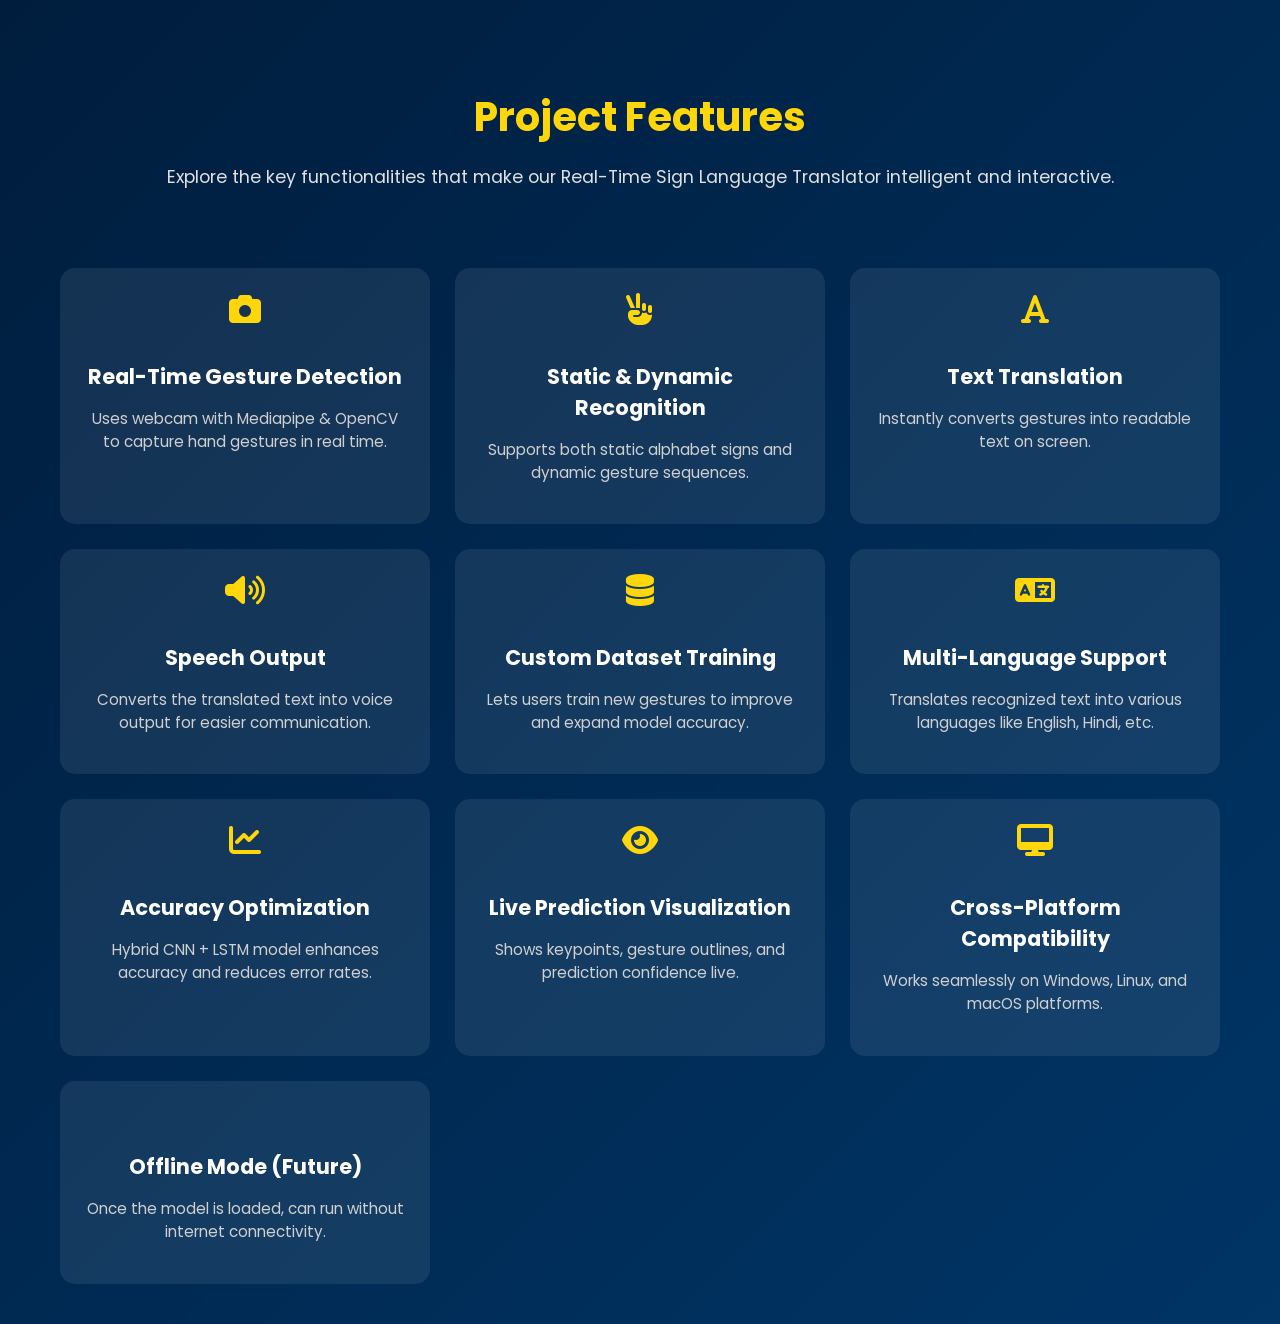
<file: CoreProject/templates/features_section.html>
<!DOCTYPE html>
<html lang="en">
<head>
  <meta charset="UTF-8">
  <meta name="viewport" content="width=device-width, initial-scale=1.0">
  <title>Features | Real-Time Sign Language Translator</title>
  <link href="https://fonts.googleapis.com/css2?family=Poppins:wght@400;600&display=swap" rel="stylesheet">
  <link rel="stylesheet" href="https://cdnjs.cloudflare.com/ajax/libs/font-awesome/6.5.0/css/all.min.css">
  <style>
    body {
      font-family: 'Poppins', sans-serif;
      margin: 0;
      background: linear-gradient(135deg, #001D3D, #003566);
      color: #fff;
    }

    header {
      text-align: center;
      padding: 60px 20px 20px;
    }

    header h1 {
      font-size: 2.5rem;
      margin-bottom: 10px;
      color: #FFD60A;
    }

    header p {
      color: #e0e0e0;
      font-size: 1.1rem;
    }

    .features-section {
      display: grid;
      grid-template-columns: repeat(auto-fit, minmax(280px, 1fr));
      gap: 25px;
      padding: 40px 60px;
    }

    .feature-card {
      background: rgba(255, 255, 255, 0.08);
      border-radius: 15px;
      padding: 25px;
      text-align: center;
      transition: transform 0.3s ease, background 0.3s ease;
    }

    .feature-card:hover {
      transform: translateY(-8px);
      background: rgba(255, 255, 255, 0.12);
    }

    .feature-card i {
      font-size: 2rem;
      color: #FFD60A;
      margin-bottom: 15px;
    }

    .feature-card h3 {
      font-size: 1.3rem;
      margin-bottom: 10px;
    }

    .feature-card p {
      font-size: 0.95rem;
      color: #d0d0d0;
    }

    @media (max-width: 768px) {
      header h1 {
        font-size: 2rem;
      }
      .features-section {
        padding: 30px 20px;
      }
    }
  </style>
</head>
<body>
  <header>
    <h1>Project Features</h1>
    <p>Explore the key functionalities that make our Real-Time Sign Language Translator intelligent and interactive.</p>
  </header>

  <section class="features-section">
    <div class="feature-card">
      <i class="fa-solid fa-camera"></i>
      <h3>Real-Time Gesture Detection</h3>
      <p>Uses webcam with Mediapipe & OpenCV to capture hand gestures in real time.</p>
    </div>

    <div class="feature-card">
      <i class="fa-solid fa-hand-peace"></i>
      <h3>Static & Dynamic Recognition</h3>
      <p>Supports both static alphabet signs and dynamic gesture sequences.</p>
    </div>

    <div class="feature-card">
      <i class="fa-solid fa-font"></i>
      <h3>Text Translation</h3>
      <p>Instantly converts gestures into readable text on screen.</p>
    </div>

    <div class="feature-card">
      <i class="fa-solid fa-volume-high"></i>
      <h3>Speech Output</h3>
      <p>Converts the translated text into voice output for easier communication.</p>
    </div>

    <div class="feature-card">
      <i class="fa-solid fa-database"></i>
      <h3>Custom Dataset Training</h3>
      <p>Lets users train new gestures to improve and expand model accuracy.</p>
    </div>

    <div class="feature-card">
      <i class="fa-solid fa-language"></i>
      <h3>Multi-Language Support</h3>
      <p>Translates recognized text into various languages like English, Hindi, etc.</p>
    </div>

    <div class="feature-card">
      <i class="fa-solid fa-chart-line"></i>
      <h3>Accuracy Optimization</h3>
      <p>Hybrid CNN + LSTM model enhances accuracy and reduces error rates.</p>
    </div>

    <div class="feature-card">
      <i class="fa-solid fa-eye"></i>
      <h3>Live Prediction Visualization</h3>
      <p>Shows keypoints, gesture outlines, and prediction confidence live.</p>
    </div>

    <div class="feature-card">
      <i class="fa-solid fa-desktop"></i>
      <h3>Cross-Platform Compatibility</h3>
      <p>Works seamlessly on Windows, Linux, and macOS platforms.</p>
    </div>

    <div class="feature-card">
      <i class="fa-solid fa-wifi-slash"></i>
      <h3>Offline Mode (Future)</h3>
      <p>Once the model is loaded, can run without internet connectivity.</p>
    </div>
  </section>
</body>
</html>
</file>
